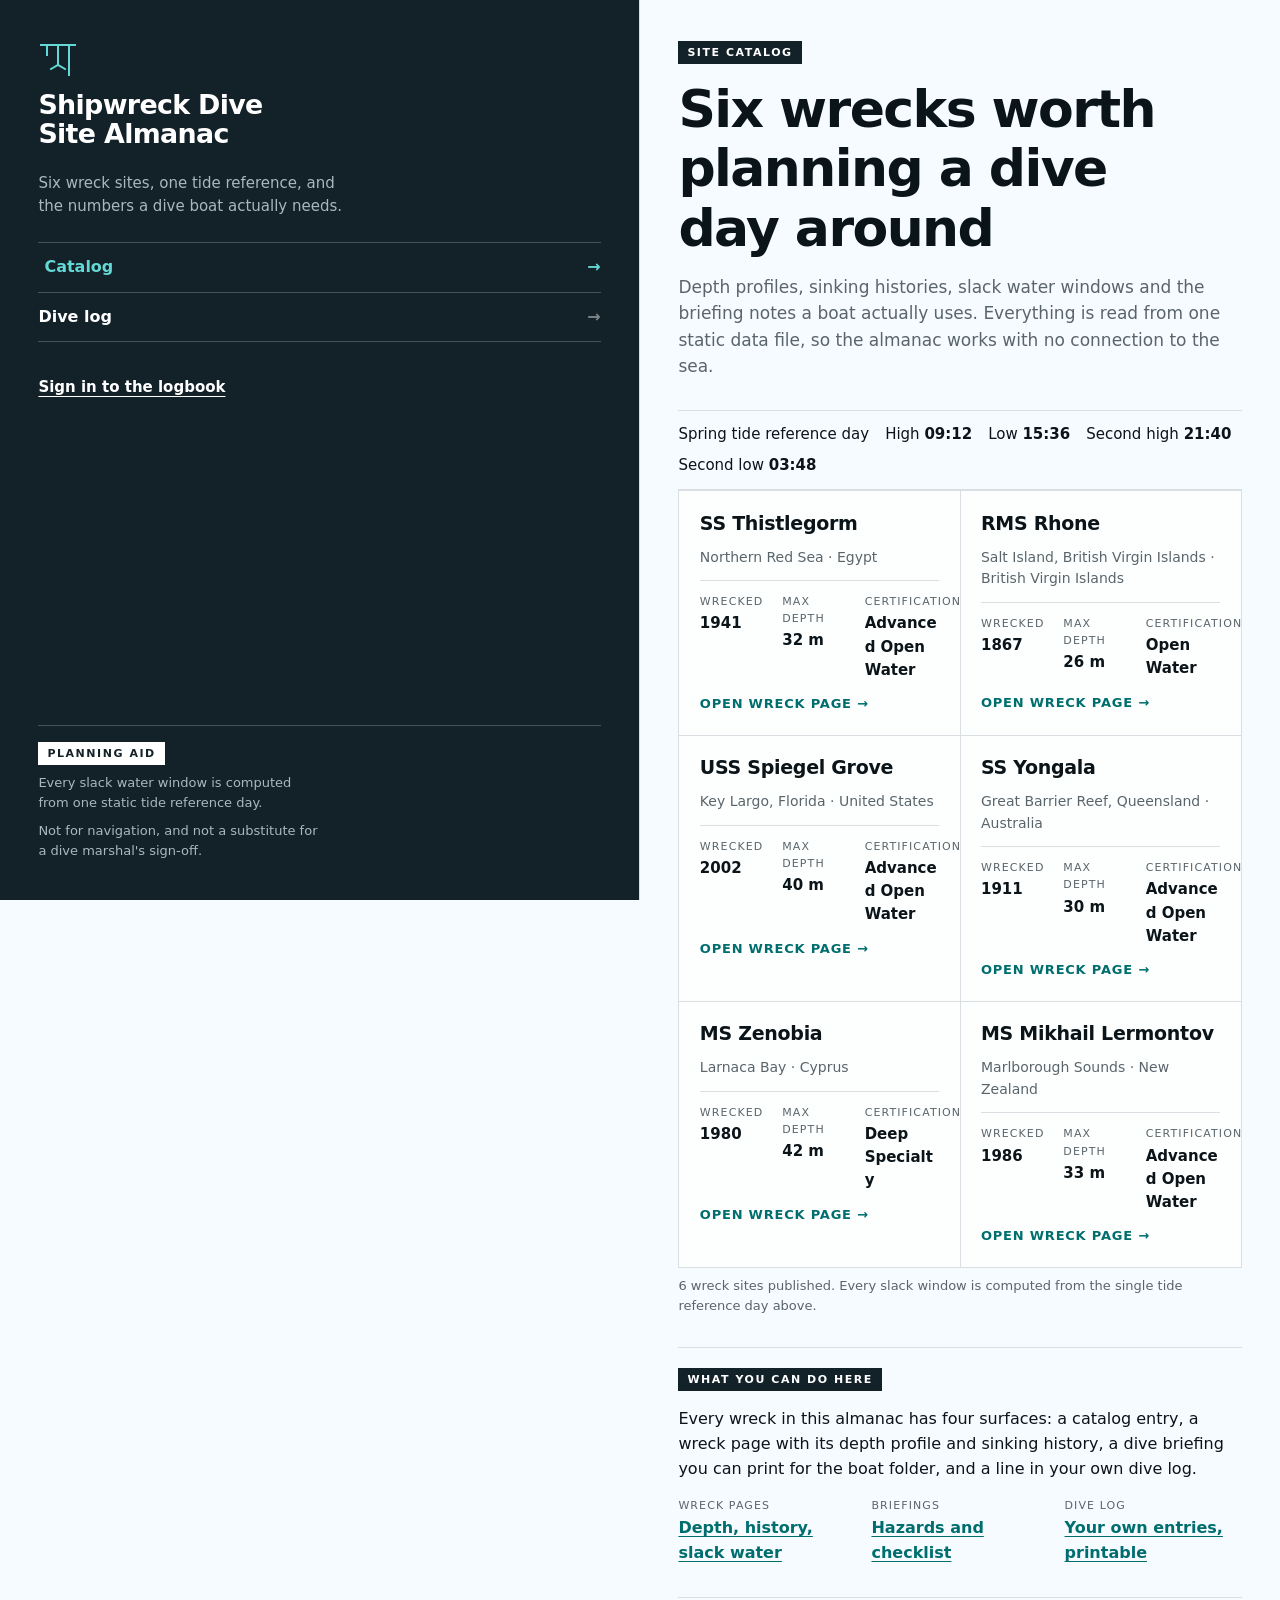
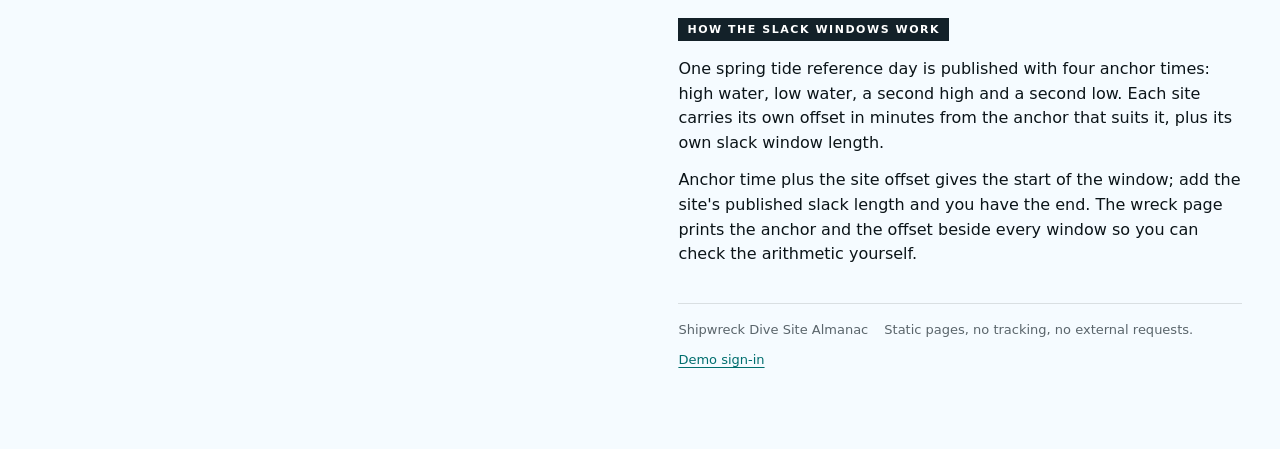
<file: index.html>
<!DOCTYPE html>
<html lang="en">
<head>
<meta charset="utf-8">
<meta name="viewport" content="width=device-width, initial-scale=1">
<title>Site catalog · Shipwreck Dive Site Almanac</title>
<meta name="description" content="A static almanac of six wreck dive sites: depth profiles, sinking histories, slack water windows, dive briefings and a printable dive log.">
<link rel="icon" type="image/svg+xml" href="./assets/favicon.svg">
<link rel="stylesheet" href="./assets/css/styles.css">
<link rel="stylesheet" href="./assets/css/print.css" media="print">
<script src="./assets/js/app.js" defer></script>
<script src="./assets/js/data.js" defer></script>
<script src="./assets/js/session.js" defer></script>
<script src="./assets/js/router.js" defer></script>
</head>
<body class="site" data-page="catalog">
<a class="skip-link" href="#main">Skip to content</a>

<header class="masthead">
  <a class="brand" href="./index.html">
    <span class="brand-mark" aria-hidden="true">
      <svg viewBox="0 0 40 40" fill="none" stroke="currentColor" stroke-width="2" stroke-linecap="square" focusable="false">
        <path d="M3 7h34"></path>
        <path d="M9 7v10"></path>
        <path d="M20 7v20"></path>
        <path d="M31 7v30"></path>
        <path d="M13 31l7-4 7 4"></path>
      </svg>
    </span>
    <span class="brand-name">Shipwreck Dive<br>Site Almanac</span>
  </a>
  <p class="brand-tag">Six wreck sites, one tide reference, and the numbers a dive boat actually needs.</p>
  <nav class="primary-nav" aria-label="Primary">
    <a href="./index.html" aria-current="page">Catalog</a>
    <a href="./log.html">Dive log</a>
  </nav>
  <div class="session-slot" data-session-slot>
    <a class="session-link" href="./signin.html">Sign in to the logbook</a>
  </div>
  <div class="masthead-foot">
    <p class="chip chip--inverse">Planning aid</p>
    <p class="masthead-meta">Every slack water window is computed from one static tide reference day.</p>
    <p class="masthead-meta">Not for navigation, and not a substitute for a dive marshal&#39;s sign-off.</p>
  </div>
</header>

<div class="content">
  <main id="main">
    <div class="page-head">
      <p class="chip">Site catalog</p>
      <h1>Six wrecks worth planning a dive day around</h1>
      <p class="lede">Depth profiles, sinking histories, slack water windows and the briefing notes a boat actually uses. Everything is read from one static data file, so the almanac works with no connection to the sea.</p>
    </div>

    <div data-catalog-region>
      <div class="section">
        <p class="meta-line">Loading the almanac…</p>
        <div class="skeleton-grid" aria-hidden="true">
          <div class="skeleton-card">
            <div class="skeleton-line skeleton-line--tall"></div>
            <div class="skeleton-line"></div>
            <div class="skeleton-line skeleton-line--short"></div>
          </div>
          <div class="skeleton-card">
            <div class="skeleton-line skeleton-line--tall"></div>
            <div class="skeleton-line"></div>
            <div class="skeleton-line skeleton-line--short"></div>
          </div>
          <div class="skeleton-card">
            <div class="skeleton-line skeleton-line--tall"></div>
            <div class="skeleton-line"></div>
            <div class="skeleton-line skeleton-line--short"></div>
          </div>
        </div>
      </div>
    </div>

    <section class="section">
      <h2 class="chip">What you can do here</h2>
      <div class="prose">
        <p>Every wreck in this almanac has four surfaces: a catalog entry, a wreck page with its depth profile and sinking history, a dive briefing you can print for the boat folder, and a line in your own dive log.</p>
      </div>
      <dl class="fact-grid">
        <div>
          <dt>Wreck pages</dt>
          <dd><a href="./wreck.html?id=thistlegorm">Depth, history, slack water</a></dd>
        </div>
        <div>
          <dt>Briefings</dt>
          <dd><a href="./briefing.html?id=thistlegorm">Hazards and checklist</a></dd>
        </div>
        <div>
          <dt>Dive log</dt>
          <dd><a href="./log.html">Your own entries, printable</a></dd>
        </div>
      </dl>
    </section>

    <section class="section">
      <h2 class="chip">How the slack windows work</h2>
      <div class="prose">
        <p>One spring tide reference day is published with four anchor times: high water, low water, a second high and a second low. Each site carries its own offset in minutes from the anchor that suits it, plus its own slack window length.</p>
        <p>Anchor time plus the site offset gives the start of the window; add the site&#39;s published slack length and you have the end. The wreck page prints the anchor and the offset beside every window so you can check the arithmetic yourself.</p>
      </div>
    </section>
  </main>

  <footer class="site-footer">
    <span>Shipwreck Dive Site Almanac</span>
    <span>Static pages, no tracking, no external requests.</span>
    <a href="./signin.html">Demo sign-in</a>
  </footer>
</div>
</body>
</html>
</file>
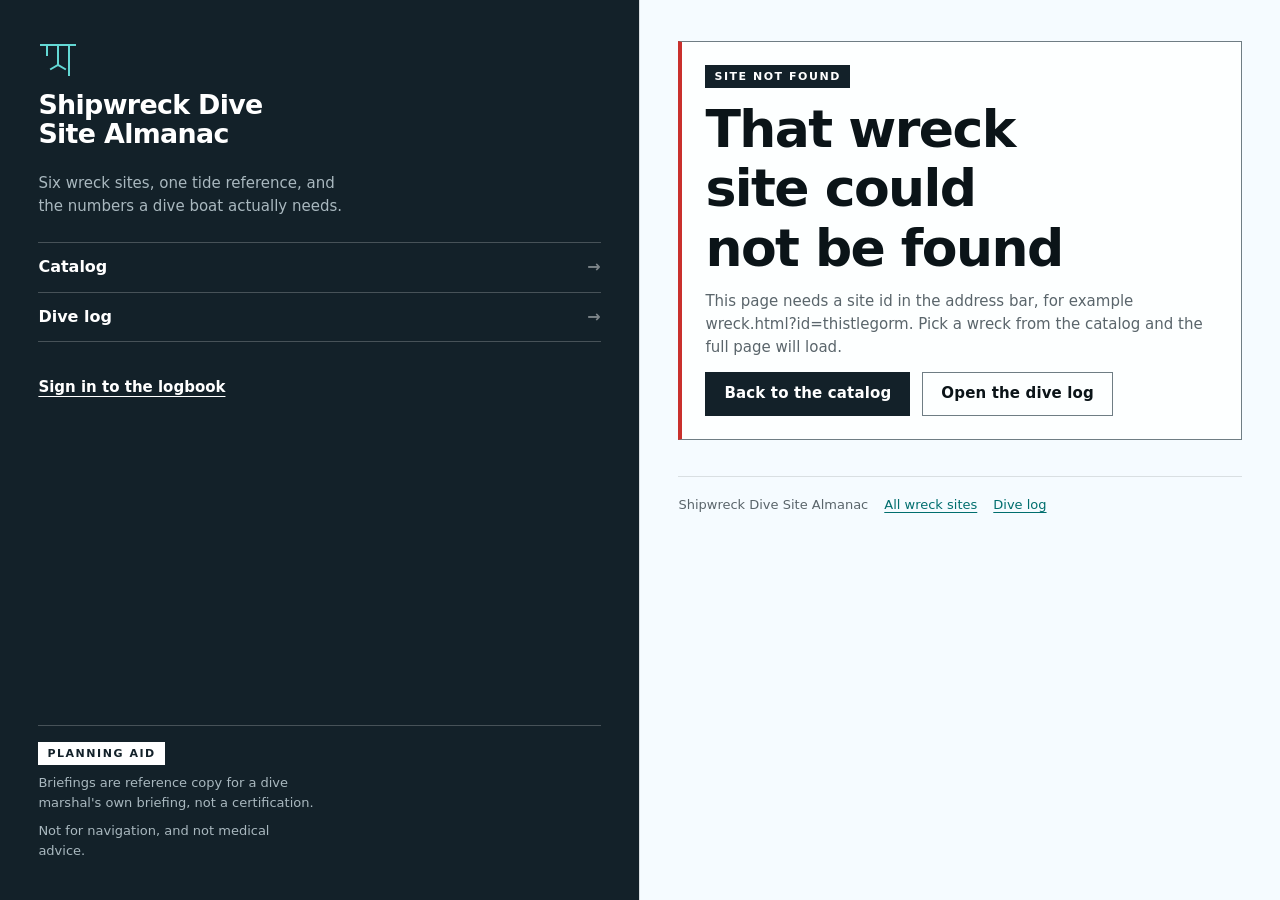
<file: briefing.html>
<!DOCTYPE html>
<html lang="en">
<head>
<meta charset="utf-8">
<meta name="viewport" content="width=device-width, initial-scale=1">
<title>Dive briefing · Shipwreck Dive Site Almanac</title>
<meta name="description" content="Per-site dive briefing: hazards, entry and exit plan, boat traffic, emergency plan and the shared pre-dive checklist.">
<link rel="icon" type="image/svg+xml" href="./assets/favicon.svg">
<link rel="stylesheet" href="./assets/css/styles.css">
<link rel="stylesheet" href="./assets/css/print.css" media="print">
<script src="./assets/js/app.js" defer></script>
<script src="./assets/js/data.js" defer></script>
<script src="./assets/js/session.js" defer></script>
<script src="./assets/js/briefing.js" defer></script>
<script src="./assets/js/router.js" defer></script>
</head>
<body class="site" data-page="briefing">
<a class="skip-link" href="#main">Skip to content</a>

<header class="masthead">
  <a class="brand" href="./index.html">
    <span class="brand-mark" aria-hidden="true">
      <svg viewBox="0 0 40 40" fill="none" stroke="currentColor" stroke-width="2" stroke-linecap="square" focusable="false">
        <path d="M3 7h34"></path>
        <path d="M9 7v10"></path>
        <path d="M20 7v20"></path>
        <path d="M31 7v30"></path>
        <path d="M13 31l7-4 7 4"></path>
      </svg>
    </span>
    <span class="brand-name">Shipwreck Dive<br>Site Almanac</span>
  </a>
  <p class="brand-tag">Six wreck sites, one tide reference, and the numbers a dive boat actually needs.</p>
  <nav class="primary-nav" aria-label="Primary">
    <a href="./index.html">Catalog</a>
    <a href="./log.html">Dive log</a>
  </nav>
  <div class="session-slot" data-session-slot>
    <a class="session-link" href="./signin.html">Sign in to the logbook</a>
  </div>
  <div class="masthead-foot">
    <p class="chip chip--inverse">Planning aid</p>
    <p class="masthead-meta">Briefings are reference copy for a dive marshal&#39;s own briefing, not a certification.</p>
    <p class="masthead-meta">Not for navigation, and not medical advice.</p>
  </div>
</header>

<div class="content">
  <main id="main" data-briefing-region>
    <div class="page-head">
      <p class="chip">Dive briefing</p>
      <h1>Loading this briefing…</h1>
      <p class="lede">Reading data.json for the hazards, entry and exit plan and pre-dive checklist.</p>
    </div>
  </main>

  <footer class="site-footer">
    <span>Shipwreck Dive Site Almanac</span>
    <a href="./index.html">All wreck sites</a>
    <a href="./log.html">Dive log</a>
  </footer>
</div>
</body>
</html>
</file>
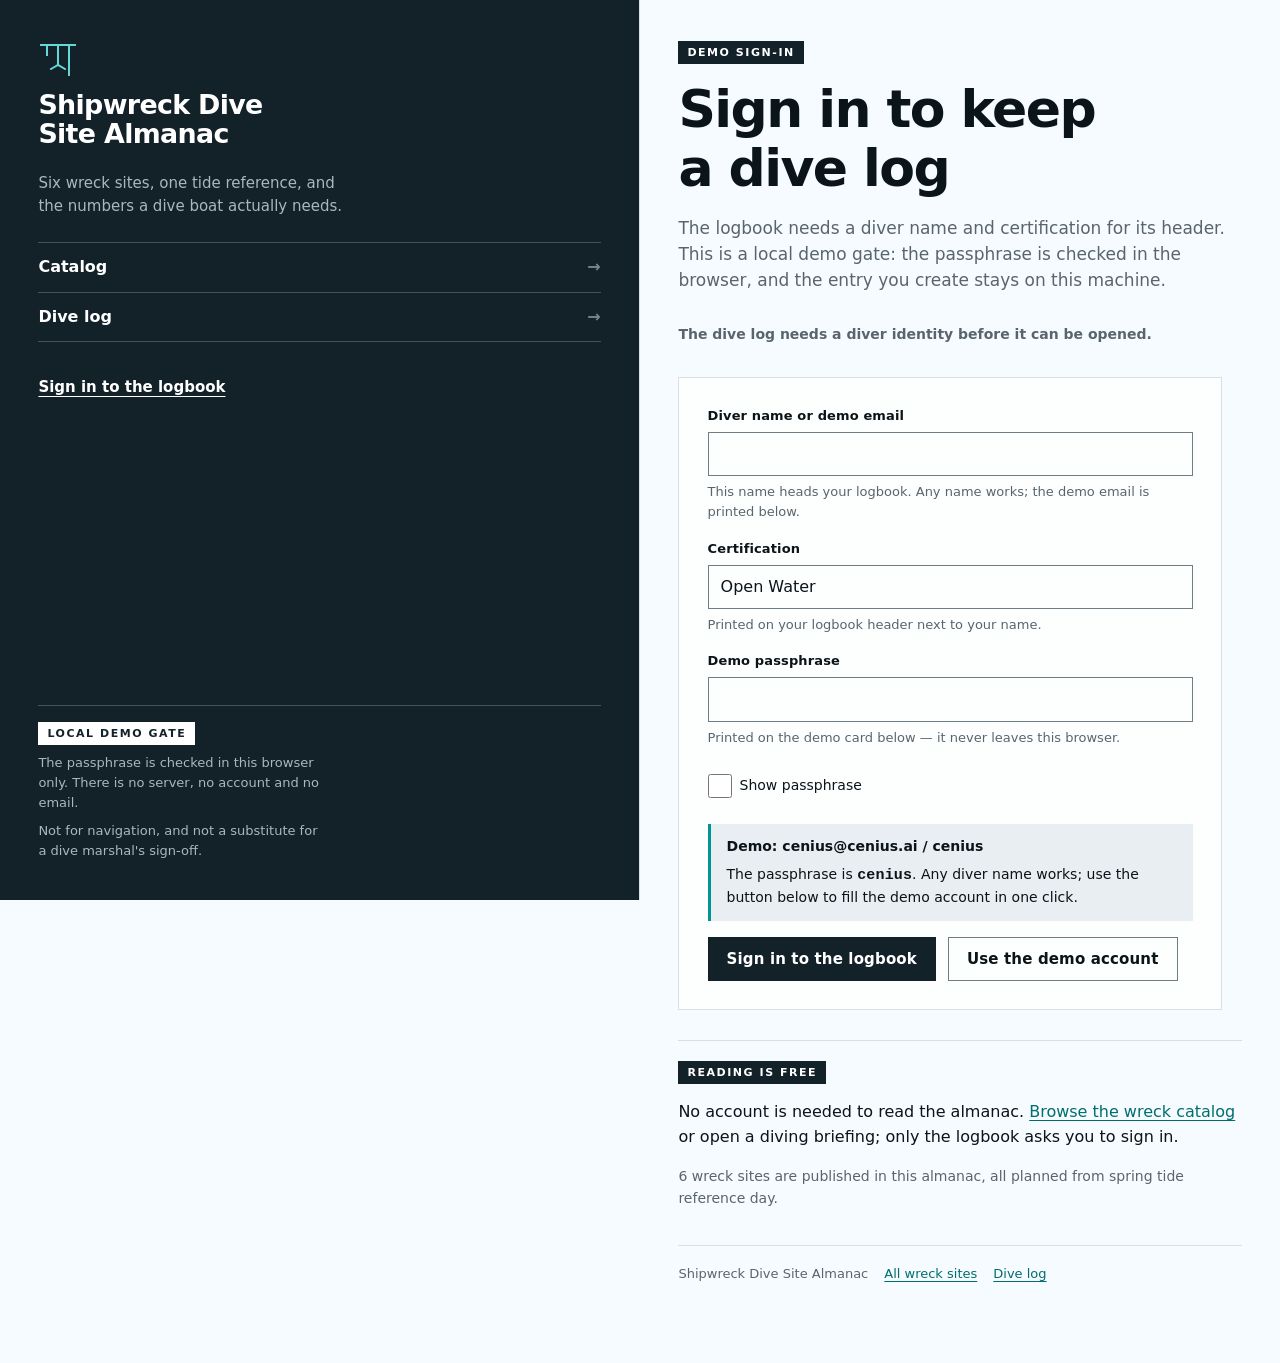
<file: log.html>
<!DOCTYPE html>
<html lang="en">
<head>
<meta charset="utf-8">
<meta name="viewport" content="width=device-width, initial-scale=1">
<title>Dive log · Shipwreck Dive Site Almanac</title>
<meta name="description" content="A printable dive log kept in this browser: site, date, depth, bottom time, visibility, water temperature, buddy and notes.">
<link rel="icon" type="image/svg+xml" href="./assets/favicon.svg">
<link rel="stylesheet" href="./assets/css/styles.css">
<link rel="stylesheet" href="./assets/css/print.css" media="print">
<script src="./assets/js/app.js" defer></script>
<script src="./assets/js/data.js" defer></script>
<script src="./assets/js/session.js" defer></script>
<script src="./assets/js/log.js" defer></script>
<script src="./assets/js/router.js" defer></script>
</head>
<body class="site" data-page="log">
<a class="skip-link" href="#main">Skip to content</a>

<header class="masthead">
  <a class="brand" href="./index.html">
    <span class="brand-mark" aria-hidden="true">
      <svg viewBox="0 0 40 40" fill="none" stroke="currentColor" stroke-width="2" stroke-linecap="square" focusable="false">
        <path d="M3 7h34"></path>
        <path d="M9 7v10"></path>
        <path d="M20 7v20"></path>
        <path d="M31 7v30"></path>
        <path d="M13 31l7-4 7 4"></path>
      </svg>
    </span>
    <span class="brand-name">Shipwreck Dive<br>Site Almanac</span>
  </a>
  <p class="brand-tag">Six wreck sites, one tide reference, and the numbers a dive boat actually needs.</p>
  <nav class="primary-nav" aria-label="Primary">
    <a href="./index.html">Catalog</a>
    <a href="./log.html" aria-current="page">Dive log</a>
  </nav>
  <div class="session-slot" data-session-slot>
    <a class="session-link" href="./signin.html">Sign in to the logbook</a>
  </div>
  <div class="masthead-foot">
    <p class="chip chip--inverse">Kept on this machine</p>
    <p class="masthead-meta">Entries live in this browser only. Print the log for the boat folder before clearing site data.</p>
    <p class="masthead-meta">Not for navigation, and not a substitute for a dive marshal&#39;s sign-off.</p>
  </div>
</header>

<div class="content">
  <main id="main">
    <div class="page-head">
      <p class="chip">Dive log</p>
      <h1>Your dive log</h1>
      <p class="lede">Every dive you log here is kept in this browser and printed with the diver header at the top. Filter by site to check a wreck&#39;s season, then print the sheet for your records.</p>
    </div>

    <div data-log-region>
      <div class="section">
        <p class="meta-line">Checking your sign-in and loading the almanac…</p>
        <div class="skeleton-grid" aria-hidden="true">
          <div class="skeleton-card">
            <div class="skeleton-line skeleton-line--tall"></div>
            <div class="skeleton-line"></div>
            <div class="skeleton-line skeleton-line--short"></div>
          </div>
          <div class="skeleton-card">
            <div class="skeleton-line skeleton-line--tall"></div>
            <div class="skeleton-line"></div>
            <div class="skeleton-line skeleton-line--short"></div>
          </div>
        </div>
      </div>
    </div>
  </main>

  <footer class="site-footer">
    <span>Shipwreck Dive Site Almanac</span>
    <a href="./index.html">All wreck sites</a>
    <a href="./signin.html">Sign-in</a>
  </footer>
</div>
</body>
</html>
</file>
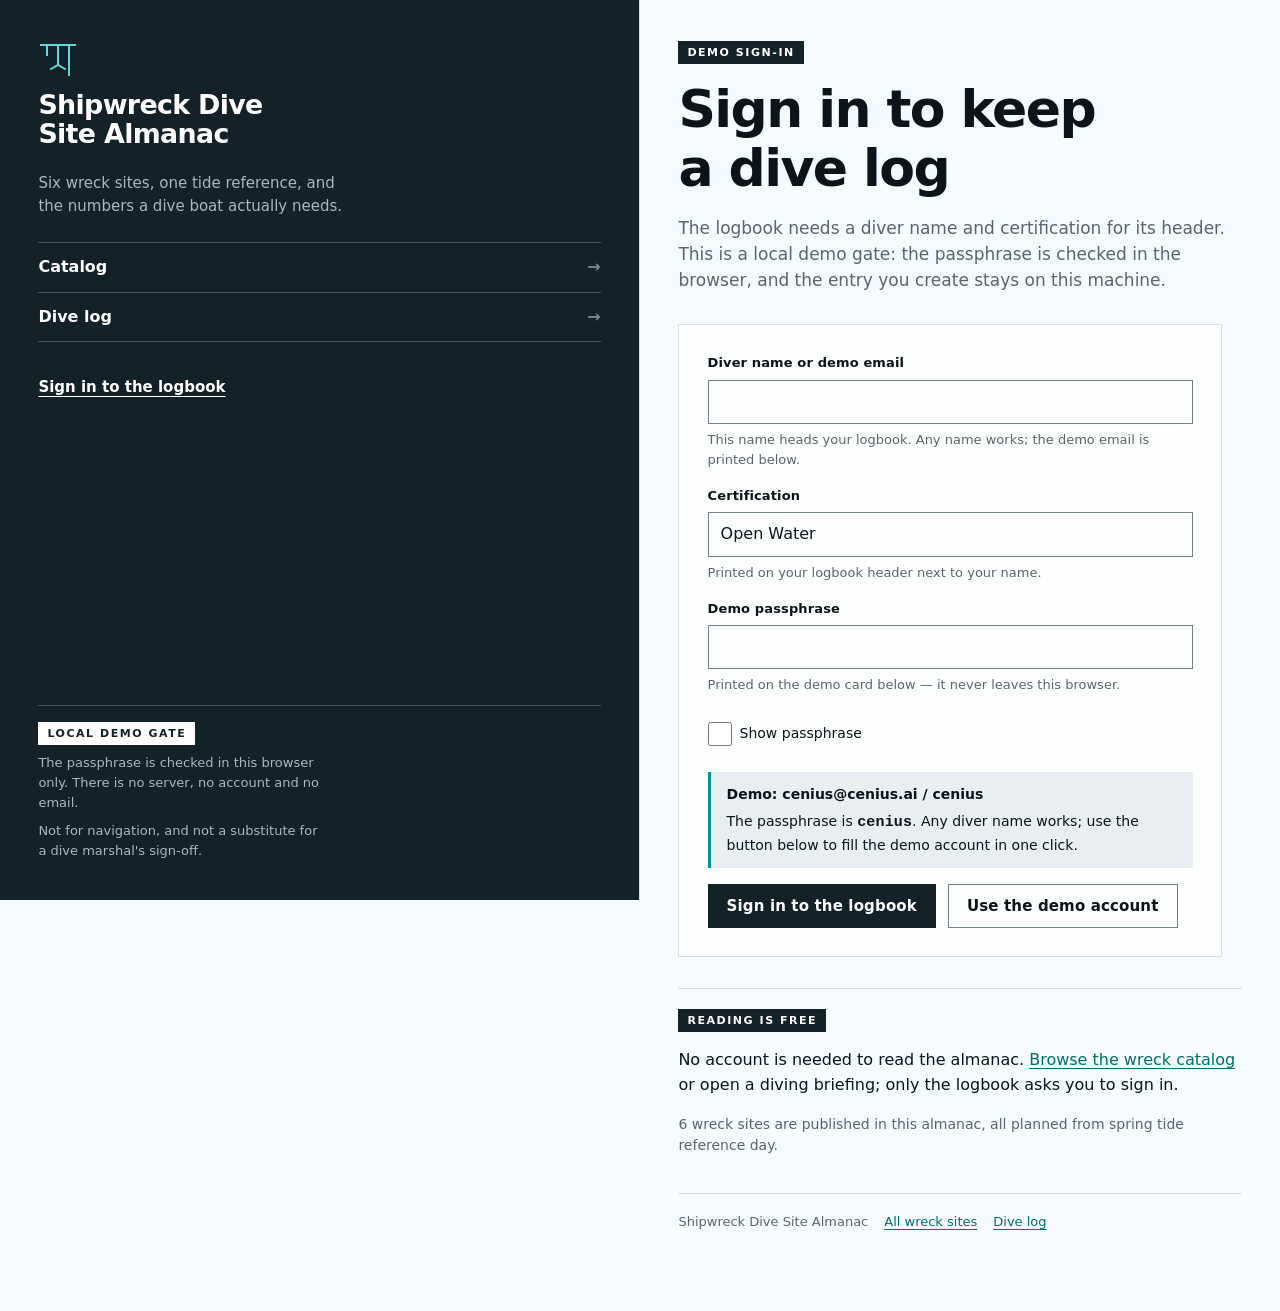
<file: signin.html>
<!DOCTYPE html>
<html lang="en">
<head>
<meta charset="utf-8">
<meta name="viewport" content="width=device-width, initial-scale=1">
<title>Demo sign-in · Shipwreck Dive Site Almanac</title>
<meta name="description" content="Local demo sign-in that gives the printable dive log a diver identity. No account is created and nothing leaves this browser.">
<link rel="icon" type="image/svg+xml" href="./assets/favicon.svg">
<link rel="stylesheet" href="./assets/css/styles.css">
<link rel="stylesheet" href="./assets/css/print.css" media="print">
<script src="./assets/js/app.js" defer></script>
<script src="./assets/js/data.js" defer></script>
<script src="./assets/js/session.js" defer></script>
<script src="./assets/js/router.js" defer></script>
</head>
<body class="site" data-page="signin">
<a class="skip-link" href="#main">Skip to content</a>

<header class="masthead">
  <a class="brand" href="./index.html">
    <span class="brand-mark" aria-hidden="true">
      <svg viewBox="0 0 40 40" fill="none" stroke="currentColor" stroke-width="2" stroke-linecap="square" focusable="false">
        <path d="M3 7h34"></path>
        <path d="M9 7v10"></path>
        <path d="M20 7v20"></path>
        <path d="M31 7v30"></path>
        <path d="M13 31l7-4 7 4"></path>
      </svg>
    </span>
    <span class="brand-name">Shipwreck Dive<br>Site Almanac</span>
  </a>
  <p class="brand-tag">Six wreck sites, one tide reference, and the numbers a dive boat actually needs.</p>
  <nav class="primary-nav" aria-label="Primary">
    <a href="./index.html">Catalog</a>
    <a href="./log.html">Dive log</a>
  </nav>
  <div class="session-slot" data-session-slot>
    <a class="session-link" href="./signin.html" aria-current="page">Sign in to the logbook</a>
  </div>
  <div class="masthead-foot">
    <p class="chip chip--inverse">Local demo gate</p>
    <p class="masthead-meta">The passphrase is checked in this browser only. There is no server, no account and no email.</p>
    <p class="masthead-meta">Not for navigation, and not a substitute for a dive marshal&#39;s sign-off.</p>
  </div>
</header>

<div class="content">
  <main id="main">
    <div class="page-head">
      <p class="chip">Demo sign-in</p>
      <h1>Sign in to keep a dive log</h1>
      <p class="lede">The logbook needs a diver name and certification for its header. This is a local demo gate: the passphrase is checked in the browser, and the entry you create stays on this machine.</p>
    </div>

    <p class="status-line" data-signin-reason hidden></p>

    <form class="signin-card form" data-signin-form novalidate>
      <div class="field">
        <label for="diver-name">Diver name or demo email</label>
        <input id="diver-name" name="diver" type="text" autocomplete="username" required aria-describedby="diver-name-hint">
        <p class="hint" id="diver-name-hint">This name heads your logbook. Any name works; the demo email is printed below.</p>
      </div>

      <div class="field">
        <label for="diver-certification">Certification</label>
        <select id="diver-certification" name="certification">
          <option value="Open Water">Open Water</option>
          <option value="Advanced Open Water">Advanced Open Water</option>
          <option value="Deep Specialty">Deep Specialty</option>
          <option value="Rescue Diver">Rescue Diver</option>
          <option value="Divemaster">Divemaster</option>
          <option value="Technical">Technical</option>
        </select>
        <p class="hint">Printed on your logbook header next to your name.</p>
      </div>

      <div class="field">
        <label for="diver-passphrase">Demo passphrase</label>
        <input id="diver-passphrase" name="passphrase" type="password" autocomplete="current-password" required aria-describedby="diver-passphrase-hint">
        <p class="hint" id="diver-passphrase-hint">Printed on the demo card below — it never leaves this browser.</p>
      </div>

      <label class="inline-check" for="show-passphrase">
        <input type="checkbox" id="show-passphrase">
        <span>Show passphrase</span>
      </label>

      <p class="field-error" data-signin-error role="alert"></p>

      <div class="demo-hint">
        <p><strong>Demo: cenius@cenius.ai / cenius</strong></p>
        <p>The passphrase is <code>cenius</code>. Any diver name works; use the button below to fill the demo account in one click.</p>
      </div>

      <div class="form-actions">
        <button class="btn btn--primary" type="submit">Sign in to the logbook</button>
        <button class="btn btn--quiet" type="button" data-demo-fill>Use the demo account</button>
      </div>
    </form>

    <section class="section">
      <h2 class="chip">Reading is free</h2>
      <div class="prose">
        <p>No account is needed to read the almanac. <a href="./index.html">Browse the wreck catalog</a> or open a diving briefing; only the logbook asks you to sign in.</p>
      </div>
      <div data-site-count>
        <p class="meta-line">Loading the almanac…</p>
      </div>
    </section>
  </main>

  <footer class="site-footer">
    <span>Shipwreck Dive Site Almanac</span>
    <a href="./index.html">All wreck sites</a>
    <a href="./log.html">Dive log</a>
  </footer>
</div>
</body>
</html>
</file>
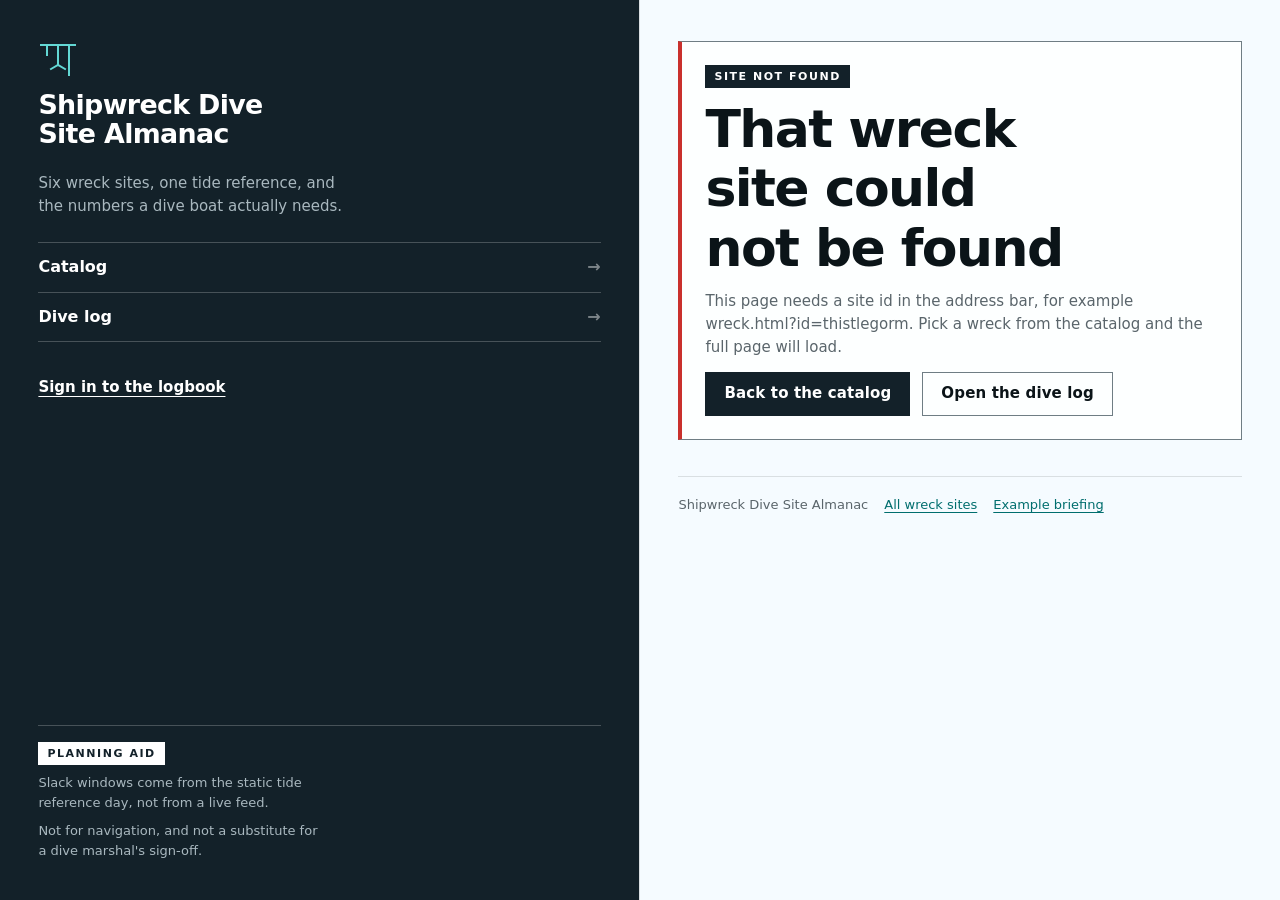
<file: wreck.html>
<!DOCTYPE html>
<html lang="en">
<head>
<meta charset="utf-8">
<meta name="viewport" content="width=device-width, initial-scale=1">
<title>Wreck site · Shipwreck Dive Site Almanac</title>
<meta name="description" content="Depth profile, sinking history and slack water windows for one wreck dive site.">
<link rel="icon" type="image/svg+xml" href="./assets/favicon.svg">
<link rel="stylesheet" href="./assets/css/styles.css">
<link rel="stylesheet" href="./assets/css/print.css" media="print">
<script src="./assets/js/app.js" defer></script>
<script src="./assets/js/data.js" defer></script>
<script src="./assets/js/slack.js" defer></script>
<script src="./assets/js/session.js" defer></script>
<script src="./assets/js/wreck.js" defer></script>
<script src="./assets/js/router.js" defer></script>
</head>
<body class="site" data-page="wreck">
<a class="skip-link" href="#main">Skip to content</a>

<header class="masthead">
  <a class="brand" href="./index.html">
    <span class="brand-mark" aria-hidden="true">
      <svg viewBox="0 0 40 40" fill="none" stroke="currentColor" stroke-width="2" stroke-linecap="square" focusable="false">
        <path d="M3 7h34"></path>
        <path d="M9 7v10"></path>
        <path d="M20 7v20"></path>
        <path d="M31 7v30"></path>
        <path d="M13 31l7-4 7 4"></path>
      </svg>
    </span>
    <span class="brand-name">Shipwreck Dive<br>Site Almanac</span>
  </a>
  <p class="brand-tag">Six wreck sites, one tide reference, and the numbers a dive boat actually needs.</p>
  <nav class="primary-nav" aria-label="Primary">
    <a href="./index.html">Catalog</a>
    <a href="./log.html">Dive log</a>
  </nav>
  <div class="session-slot" data-session-slot>
    <a class="session-link" href="./signin.html">Sign in to the logbook</a>
  </div>
  <div class="masthead-foot">
    <p class="chip chip--inverse">Planning aid</p>
    <p class="masthead-meta">Slack windows come from the static tide reference day, not from a live feed.</p>
    <p class="masthead-meta">Not for navigation, and not a substitute for a dive marshal&#39;s sign-off.</p>
  </div>
</header>

<div class="content">
  <main id="main" data-wreck-region>
    <div class="page-head">
      <p class="chip">Wreck site</p>
      <h1>Loading this wreck…</h1>
      <p class="lede">Reading data.json for the depth profile, sinking history and slack water windows.</p>
    </div>
  </main>

  <footer class="site-footer">
    <span>Shipwreck Dive Site Almanac</span>
    <a href="./index.html">All wreck sites</a>
    <a href="./briefing.html?id=thistlegorm">Example briefing</a>
  </footer>
</div>
</body>
</html>
</file>
<file: assets/css/styles.css>
/* ==========================================================================
   Shipwreck Dive Site Almanac - design system
   Committed direction: Swiss / International Minimal, split 50/50 canvas,
   sharp corners, hairline rules, one accent, inverse-chip section labels.
   ========================================================================== */

:root {
  /* Design DNA tokens (committed verbatim) */
  --background: #f5fbff;
  --foreground: #0b1418;
  --card: #fdffff;
  --card-foreground: #0b1418;
  --muted: #e8eef1;
  --muted-foreground: #5a656b;
  --border: #d9dfe2;
  --primary: #132129;
  --on-primary: #ffffff;
  --secondary: #e8eef1;
  --on-secondary: #0b1418;
  --accent: #009494;
  --on-accent: #111111;
  --destructive: #c9302d;
  --on-destructive: #ffffff;
  --ring: #009494;

  /* Measured extras: accent used as text needs 4.5:1, so it is darkened here */
  --accent-text: #006e6e;
  --accent-on-dark: #63d8d4;
  --on-dark-muted: #a9b8bf;
  --input-border: #6f7d84;

  /* Type */
  --font-display: "Urbanist", "Trebuchet MS", "Segoe UI", system-ui, sans-serif;
  --font-body: "Mulish", "Segoe UI", system-ui, -apple-system, sans-serif;

  /* Spacing scale: 4 8 12 16 20 24 32 48 64 */
  --space-1: 4px;
  --space-2: 8px;
  --space-3: 12px;
  --space-4: 16px;
  --space-5: 20px;
  --space-6: 24px;
  --space-7: 32px;
  --space-8: 48px;
  --space-9: 64px;

  /* Motion */
  --dur-fast: 150ms;
  --dur-base: 250ms;
  --dur-slow: 400ms;
  --ease: cubic-bezier(0.4, 0, 0.2, 1);
}

*,
*::before,
*::after {
  box-sizing: border-box;
}

html {
  -webkit-text-size-adjust: 100%;
  scroll-padding-top: 16px;
}

body {
  margin: 0;
  min-height: 100dvh;
  background: var(--background);
  color: var(--foreground);
  font-family: var(--font-body);
  font-size: 1rem;
  line-height: 1.55;
  -webkit-font-smoothing: antialiased;
}

h1,
h2,
h3,
h4 {
  margin: 0;
  font-family: var(--font-display);
  font-weight: 600;
  letter-spacing: -0.02em;
  line-height: 1.14;
  color: var(--foreground);
  overflow-wrap: anywhere;
}

h1 {
  font-size: clamp(2.1rem, 4.4vw, 3.25rem);
  letter-spacing: -0.03em;
  text-wrap: balance;
}

h2 {
  font-size: clamp(1.3rem, 1.9vw, 1.65rem);
}

h3 {
  font-size: 1.0625rem;
  letter-spacing: -0.01em;
}

p {
  margin: 0;
  max-width: 68ch;
}

ul,
ol {
  margin: 0;
  padding: 0;
}

a {
  color: var(--accent-text);
  text-decoration: underline;
  text-decoration-thickness: 1px;
  text-underline-offset: 3px;
  transition: color var(--dur-base) var(--ease);
}

a:hover {
  color: var(--foreground);
}

:focus-visible {
  outline: 2px solid var(--ring);
  outline-offset: 2px;
}

[hidden] {
  display: none !important;
}

.visually-hidden {
  position: absolute;
  width: 1px;
  height: 1px;
  margin: -1px;
  padding: 0;
  overflow: hidden;
  clip: rect(0 0 0 0);
  clip-path: inset(50%);
  white-space: nowrap;
  border: 0;
}

.skip-link {
  position: absolute;
  top: 8px;
  left: 8px;
  z-index: 20;
  transform: translateY(-160%);
  background: var(--primary);
  color: var(--on-primary);
  padding: 10px 16px;
  font-family: var(--font-display);
  font-weight: 600;
  text-decoration: none;
  transition: transform var(--dur-base) var(--ease);
}

.skip-link:focus-visible {
  transform: translateY(0);
  outline-offset: 0;
}

/* --------------------------------------------------------------------------
   Split canvas shell
   -------------------------------------------------------------------------- */

.site {
  display: grid;
  grid-template-columns: minmax(0, 1fr) minmax(0, 1fr);
  align-items: start;
}

.masthead {
  position: sticky;
  top: 0;
  height: 100dvh;
  overflow-y: auto;
  display: flex;
  flex-direction: column;
  gap: clamp(18px, 2.6vh, 32px);
  padding: clamp(22px, 3vw, 48px);
  background: var(--primary);
  color: var(--on-primary);
  border-right: 1px solid var(--border);
}

.masthead a {
  color: inherit;
}

.brand {
  display: grid;
  gap: var(--space-3);
  text-decoration: none;
  color: var(--on-primary);
}

.brand:hover .brand-name {
  color: var(--accent-on-dark);
}

.brand-mark {
  display: block;
  color: var(--accent-on-dark);
}

.brand-mark svg {
  display: block;
  width: 40px;
  height: 40px;
  animation: breathe 6s var(--ease) infinite;
}

.brand-name {
  font-family: var(--font-display);
  font-size: clamp(1.5rem, 2.1vw, 1.95rem);
  font-weight: 700;
  letter-spacing: -0.025em;
  line-height: 1.08;
  transition: color var(--dur-base) var(--ease);
}

.brand-tag {
  color: var(--on-dark-muted);
  font-size: 0.9375rem;
  max-width: 32ch;
}

.primary-nav {
  display: grid;
  border-top: 1px solid rgba(255, 255, 255, 0.22);
}

.primary-nav a {
  display: flex;
  align-items: center;
  justify-content: space-between;
  gap: var(--space-3);
  min-height: 48px;
  padding: 12px 0;
  border-bottom: 1px solid rgba(255, 255, 255, 0.22);
  font-family: var(--font-display);
  font-weight: 600;
  font-size: 1rem;
  text-decoration: none;
  color: var(--on-primary);
  transition: color var(--dur-base) var(--ease), padding-left var(--dur-base) var(--ease);
}

.primary-nav a::after {
  content: "\2192";
  opacity: 0.45;
  font-family: var(--font-body);
}

.primary-nav a:hover,
.primary-nav a[aria-current="page"] {
  color: var(--accent-on-dark);
  padding-left: 6px;
}

.primary-nav a[aria-current="page"]::after {
  opacity: 1;
}

.session-slot {
  display: grid;
  gap: var(--space-2);
}

.session-link {
  display: inline-flex;
  align-items: center;
  gap: var(--space-2);
  min-height: 44px;
  font-family: var(--font-display);
  font-weight: 600;
  font-size: 0.9375rem;
  color: var(--on-primary);
  text-decoration: underline;
  text-underline-offset: 4px;
}

.session-link:hover {
  color: var(--accent-on-dark);
}

.diver-chip {
  display: grid;
  gap: var(--space-2);
  padding: var(--space-3);
  border: 1px solid rgba(255, 255, 255, 0.3);
  background: rgba(255, 255, 255, 0.05);
}

.diver-chip__label {
  font-size: 0.6875rem;
  letter-spacing: 0.14em;
  text-transform: uppercase;
  color: var(--on-dark-muted);
}

.diver-chip__name {
  font-family: var(--font-display);
  font-size: 1.0625rem;
  font-weight: 600;
  overflow-wrap: anywhere;
}

.diver-chip__meta {
  font-size: 0.8125rem;
  color: var(--on-dark-muted);
}

.masthead-foot {
  margin-top: auto;
  display: grid;
  gap: var(--space-2);
  padding-top: var(--space-4);
  border-top: 1px solid rgba(255, 255, 255, 0.22);
}

.masthead-meta {
  font-size: 0.8125rem;
  color: var(--on-dark-muted);
  max-width: 34ch;
}

/* --------------------------------------------------------------------------
   Named palette classes for placeholders in the shell
   -------------------------------------------------------------------------- */

.note {
  color: var(--on-dark-muted);
  font-size: 0.8125rem;
}

/* --------------------------------------------------------------------------
   Content column
   -------------------------------------------------------------------------- */

.content {
  min-width: 0;
  padding: clamp(24px, 3.2vw, 52px) clamp(20px, 3vw, 60px) clamp(48px, 6vw, 96px);
  display: flex;
  flex-direction: column;
  gap: clamp(28px, 4vh, 52px);
}

main {
  display: grid;
  grid-template-columns: minmax(0, 1fr);
  gap: clamp(24px, 3.4vh, 40px);
  min-width: 0;
}

/* Grid and flex children must be allowed to shrink below their content,
   otherwise a wide table widens the whole column instead of scrolling. */
.content > * {
  min-width: 0;
}

.page-head {
  display: grid;
  grid-template-columns: minmax(0, 1fr);
  gap: var(--space-4);
  min-width: 0;
}

.page-head p:not(.chip) {
  color: var(--muted-foreground);
  max-width: 56ch;
}

/* Signature move: small inverse chip section labels */
.chip {
  display: inline-block;
  justify-self: start;
  background: var(--primary);
  color: var(--on-primary);
  font-family: var(--font-display);
  font-size: 0.6875rem;
  font-weight: 700;
  letter-spacing: 0.14em;
  text-transform: uppercase;
  padding: 5px 9px;
  line-height: 1.2;
}

.chip--inverse {
  background: var(--on-primary);
  color: var(--primary);
}

.section {
  display: grid;
  grid-template-columns: minmax(0, 1fr);
  gap: var(--space-4);
  padding-top: var(--space-5);
  border-top: 1px solid var(--border);
  min-width: 0;
}

.section-head {
  display: flex;
  flex-wrap: wrap;
  align-items: baseline;
  gap: var(--space-2) var(--space-3);
}

.section-head h2,
.section-head h3 {
  min-width: 0;
}

.section-meta {
  margin-left: auto;
  color: var(--muted-foreground);
  font-size: 0.8125rem;
  font-variant-numeric: tabular-nums;
}

.lede {
  font-size: 1.0625rem;
  color: var(--foreground);
  max-width: 58ch;
}

.meta-line {
  color: var(--muted-foreground);
  font-size: 0.875rem;
}

.tide-line {
  display: flex;
  flex-wrap: wrap;
  gap: var(--space-2) var(--space-4);
  align-items: baseline;
  padding: var(--space-3) 0;
  border-top: 1px solid var(--border);
  border-bottom: 1px solid var(--border);
  font-size: 0.9375rem;
}

.tide-line b {
  font-family: var(--font-display);
  font-weight: 600;
  font-variant-numeric: tabular-nums;
}

/* --------------------------------------------------------------------------
   Catalog grid (hairline-separated, no shadows)
   -------------------------------------------------------------------------- */

.site-grid {
  display: grid;
  grid-template-columns: repeat(auto-fit, minmax(228px, 1fr));
  gap: 1px;
  background: var(--border);
  border: 1px solid var(--border);
}

.site-card {
  display: grid;
  gap: var(--space-3);
  align-content: start;
  padding: clamp(16px, 1.6vw, 22px);
  background: var(--card);
  color: var(--card-foreground);
  text-decoration: none;
  transition: background-color var(--dur-base) var(--ease);
}

.site-card:hover,
.site-card:focus-visible {
  background: var(--muted);
}

.site-card:focus-visible {
  outline: 2px solid var(--ring);
  outline-offset: -3px;
}

.site-card__name {
  font-family: var(--font-display);
  font-size: 1.1875rem;
  font-weight: 600;
  letter-spacing: -0.015em;
  line-height: 1.2;
}

.site-card__region {
  color: var(--muted-foreground);
  font-size: 0.875rem;
}

.site-card__facts {
  display: grid;
  grid-template-columns: repeat(3, minmax(0, 1fr));
  gap: var(--space-2);
  margin: 0;
  padding-top: var(--space-3);
  border-top: 1px solid var(--border);
}

.fact dt {
  font-size: 0.6875rem;
  letter-spacing: 0.1em;
  text-transform: uppercase;
  color: var(--muted-foreground);
}

.fact dd {
  margin: 2px 0 0;
  font-family: var(--font-display);
  font-size: 0.9375rem;
  font-weight: 600;
  font-variant-numeric: tabular-nums;
  overflow-wrap: anywhere;
}

.site-card__more {
  display: flex;
  align-items: center;
  gap: var(--space-2);
  font-family: var(--font-display);
  font-size: 0.8125rem;
  font-weight: 700;
  letter-spacing: 0.06em;
  text-transform: uppercase;
  color: var(--accent-text);
}

.site-card:hover .site-card__more {
  color: var(--foreground);
}

/* --------------------------------------------------------------------------
   Panels, lists, facts
   -------------------------------------------------------------------------- */

.panel {
  display: grid;
  grid-template-columns: minmax(0, 1fr);
  gap: var(--space-4);
  padding: clamp(16px, 1.8vw, 24px);
  background: var(--card);
  border: 1px solid var(--border);
  min-width: 0;
}

.panel--quiet {
  background: transparent;
}

.fact-grid {
  display: grid;
  grid-template-columns: repeat(auto-fit, minmax(120px, 1fr));
  gap: var(--space-4);
  margin: 0;
}

.fact-grid dt {
  font-size: 0.6875rem;
  letter-spacing: 0.1em;
  text-transform: uppercase;
  color: var(--muted-foreground);
}

.fact-grid dd {
  margin: 2px 0 0;
  font-family: var(--font-display);
  font-size: 1rem;
  font-weight: 600;
  font-variant-numeric: tabular-nums;
  overflow-wrap: anywhere;
}

.bullet-list {
  list-style: none;
  display: grid;
  gap: 0;
  border-top: 1px solid var(--border);
}

.bullet-list li {
  padding: var(--space-3) 0 var(--space-3) var(--space-4);
  border-bottom: 1px solid var(--border);
  border-left: 2px solid var(--accent);
  padding-left: var(--space-4);
  font-size: 0.9375rem;
}

.prose {
  display: grid;
  gap: var(--space-3);
  font-size: 1rem;
  max-width: 62ch;
}

.prose p {
  margin: 0;
}

.action-row {
  display: flex;
  flex-wrap: wrap;
  gap: var(--space-3);
  align-items: center;
}

/* --------------------------------------------------------------------------
   Depth profile
   -------------------------------------------------------------------------- */

.depth {
  display: grid;
  gap: var(--space-4);
  margin: 0;
}

.depth-track {
  position: relative;
  height: 46px;
  border: 1px solid var(--input-border);
  background: var(--card);
  margin-bottom: var(--space-6);
}

.depth-band {
  position: absolute;
  top: 0;
  bottom: 0;
  background: var(--accent);
  opacity: 0.24;
}

.depth-marker {
  position: absolute;
  top: 0;
  bottom: 0;
  width: 2px;
  background: var(--primary);
}

.depth-labels {
  position: relative;
  height: 20px;
  margin-top: -16px;
  font-size: 0.75rem;
  color: var(--muted-foreground);
  font-variant-numeric: tabular-nums;
}

.depth-labels span {
  position: absolute;
  top: 0;
  transform: translateX(-50%);
  white-space: nowrap;
}

.depth-labels span.is-edge {
  transform: translateX(-100%);
}

.depth-legend {
  display: flex;
  flex-wrap: wrap;
  gap: var(--space-2) var(--space-5);
  font-size: 0.875rem;
  color: var(--muted-foreground);
}

.depth-legend b {
  font-family: var(--font-display);
  font-weight: 600;
  color: var(--foreground);
  font-variant-numeric: tabular-nums;
}

.depth-empty {
  color: var(--muted-foreground);
  font-size: 0.875rem;
}

/* --------------------------------------------------------------------------
   Tables
   -------------------------------------------------------------------------- */

.table-wrap {
  border: 1px solid var(--border);
  background: var(--card);
  overflow-x: auto;
  max-width: 100%;
}

table.data-table {
  width: 100%;
  min-width: 30rem;
  border-collapse: collapse;
  font-size: 0.9375rem;
}

.data-table caption {
  text-align: left;
  padding: var(--space-3) var(--space-4);
  border-bottom: 1px solid var(--border);
  color: var(--muted-foreground);
  font-size: 0.8125rem;
}

.data-table th {
  padding: 10px var(--space-4);
  border-bottom: 1px solid var(--border);
  font-family: var(--font-display);
  font-size: 0.6875rem;
  font-weight: 700;
  letter-spacing: 0.1em;
  text-transform: uppercase;
  color: var(--muted-foreground);
  text-align: left;
  white-space: nowrap;
}

.data-table td {
  padding: var(--space-3) var(--space-4);
  border-bottom: 1px solid var(--border);
  vertical-align: top;
}

.data-table tbody tr:last-child td {
  border-bottom: 0;
}

.data-table tbody tr:hover {
  background: var(--muted);
}

.print-only {
  display: none;
}

.data-table--log {
  min-width: 0;
}

.data-table--log th {
  white-space: normal;
}

.data-table--log td,
.data-table--log th {
  overflow-wrap: anywhere;
}

.inline-check {
  display: flex;
  align-items: center;
  gap: var(--space-2);
  min-height: 44px;
  font-size: 0.875rem;
  cursor: pointer;
}

.inline-check input[type="checkbox"] {
  width: 24px;
  height: 24px;
  min-height: 0;
  margin: 0;
  padding: 0;
  accent-color: var(--accent);
  flex: 0 0 auto;
}

.data-table .num {
  text-align: right;
  font-variant-numeric: tabular-nums;
}

.data-table .cell-strong {
  font-family: var(--font-display);
  font-weight: 600;
  font-variant-numeric: tabular-nums;
}

.data-table .cell-muted {
  color: var(--muted-foreground);
  font-size: 0.875rem;
}

.table-note {
  color: var(--muted-foreground);
  font-size: 0.8125rem;
  padding-top: var(--space-2);
}

/* --------------------------------------------------------------------------
   Checklist
   -------------------------------------------------------------------------- */

.checklist {
  list-style: none;
  border-top: 1px solid var(--border);
}

.checklist li {
  border-bottom: 1px solid var(--border);
}

.check-row {
  display: flex;
  align-items: flex-start;
  gap: var(--space-3);
  padding: 14px var(--space-2);
  min-height: 52px;
  cursor: pointer;
  font-size: 0.9375rem;
}

.check-row:hover {
  background: var(--muted);
}

.check-row input[type="checkbox"] {
  flex: 0 0 auto;
  width: 22px;
  height: 22px;
  min-height: 0;
  margin: 1px 0 0;
  padding: 0;
  accent-color: var(--accent);
  cursor: pointer;
}

.check-text {
  min-width: 0;
}

.check-row.is-ticked .check-text {
  color: var(--muted-foreground);
  text-decoration: line-through;
}

/* --------------------------------------------------------------------------
   Buttons
   -------------------------------------------------------------------------- */

.btn {
  display: inline-flex;
  align-items: center;
  justify-content: center;
  gap: var(--space-2);
  min-height: 44px;
  padding: 0 18px;
  border: 1px solid var(--primary);
  border-radius: 0;
  background: transparent;
  color: var(--primary);
  font-family: var(--font-display);
  font-size: 0.9375rem;
  font-weight: 600;
  letter-spacing: 0.01em;
  text-decoration: none;
  cursor: pointer;
  transition: background-color var(--dur-base) var(--ease), color var(--dur-base) var(--ease),
    border-color var(--dur-base) var(--ease);
}

.btn:hover {
  background: var(--primary);
  color: var(--on-primary);
}

.btn--primary {
  background: var(--primary);
  color: var(--on-primary);
}

.btn--primary:hover {
  background: var(--accent);
  border-color: var(--accent);
  color: var(--on-accent);
}

.btn--accent {
  background: var(--accent);
  border-color: var(--accent);
  color: var(--on-accent);
}

.btn--accent:hover {
  background: var(--primary);
  border-color: var(--primary);
  color: var(--on-primary);
}

.btn--danger {
  border-color: var(--destructive);
  color: var(--destructive);
}

.btn--danger:hover {
  background: var(--destructive);
  border-color: var(--destructive);
  color: var(--on-destructive);
}

.btn--quiet {
  border-color: var(--input-border);
  color: var(--foreground);
}

.btn--quiet:hover {
  background: var(--primary);
  border-color: var(--primary);
  color: var(--on-primary);
}

.btn--on-dark {
  border-color: rgba(255, 255, 255, 0.45);
  color: var(--on-primary);
}

.btn--on-dark:hover {
  background: var(--on-primary);
  border-color: var(--on-primary);
  color: var(--primary);
}

.btn--sm {
  min-height: 36px;
  padding: 0 12px;
  font-size: 0.8125rem;
}

.btn:disabled {
  opacity: 0.5;
  cursor: not-allowed;
}

.btn:disabled:hover {
  background: transparent;
  color: var(--primary);
}

.btn--primary:disabled:hover {
  background: var(--primary);
  color: var(--on-primary);
}

.btn:focus-visible {
  outline: 2px solid var(--ring);
  outline-offset: 2px;
}

/* --------------------------------------------------------------------------
   Forms
   -------------------------------------------------------------------------- */

.form {
  display: grid;
  gap: var(--space-4);
}

.form-grid {
  display: grid;
  grid-template-columns: repeat(auto-fit, minmax(190px, 1fr));
  gap: var(--space-4);
  min-width: 0;
}

.form-grid--wide {
  grid-template-columns: minmax(0, 1fr);
}

.field {
  display: grid;
  gap: 6px;
  align-content: start;
  min-width: 0;
}

.field label {
  font-family: var(--font-display);
  font-size: 0.8125rem;
  font-weight: 600;
  letter-spacing: 0.01em;
}

.field .hint {
  color: var(--muted-foreground);
  font-size: 0.8125rem;
}

input,
select,
textarea {
  width: 100%;
  min-width: 0;
  min-height: 44px;
  padding: 10px 12px;
  border: 1px solid var(--input-border);
  border-radius: 0;
  background: var(--card);
  color: var(--foreground);
  font-family: var(--font-body);
  font-size: 1rem;
  line-height: 1.4;
}

textarea {
  min-height: 92px;
  resize: vertical;
}

select {
  appearance: none;
  background-image: none;
}

input:focus-visible,
select:focus-visible,
textarea:focus-visible {
  outline: 2px solid var(--ring);
  outline-offset: 1px;
  border-color: var(--ring);
}

input[aria-invalid="true"],
select[aria-invalid="true"],
textarea[aria-invalid="true"] {
  border-color: var(--destructive);
  border-width: 2px;
  padding: 9px 11px;
}

.field-error {
  display: none;
  color: var(--destructive);
  font-size: 0.8125rem;
  font-weight: 600;
}

.field-error.is-visible {
  display: block;
}

.form-rules {
  color: var(--muted-foreground);
  font-size: 0.8125rem;
  max-width: 62ch;
}

.form-actions {
  display: flex;
  flex-wrap: wrap;
  gap: var(--space-3);
  align-items: center;
}

/* --------------------------------------------------------------------------
   Notices, empty states, status lines, skeletons
   -------------------------------------------------------------------------- */

.notice {
  display: grid;
  gap: var(--space-3);
  padding: clamp(16px, 1.8vw, 24px);
  background: var(--card);
  border: 1px solid var(--input-border);
  border-left: 4px solid var(--destructive);
  min-width: 0;
}

.notice--info {
  border-left-color: var(--accent);
}

.notice h2,
.notice h3 {
  font-size: 1.125rem;
}

.notice p:not(.chip) {
  color: var(--muted-foreground);
  font-size: 0.9375rem;
  max-width: 58ch;
}

.notice__actions {
  display: flex;
  flex-wrap: wrap;
  gap: var(--space-3);
  align-items: center;
}

.empty {
  display: grid;
  gap: var(--space-3);
  padding: clamp(20px, 2vw, 28px);
  background: var(--card);
  border: 1px dashed var(--input-border);
  min-width: 0;
}

.empty p {
  color: var(--muted-foreground);
  max-width: 56ch;
}

.status-line {
  min-height: 1.5em;
  font-size: 0.875rem;
  color: var(--muted-foreground);
  font-weight: 600;
}

.status-line.is-positive {
  color: var(--accent-text);
}

.skeleton-grid {
  display: grid;
  grid-template-columns: repeat(auto-fit, minmax(228px, 1fr));
  gap: 1px;
  background: var(--border);
  border: 1px solid var(--border);
}

.skeleton-card {
  display: grid;
  gap: var(--space-3);
  padding: var(--space-5);
  background: var(--card);
}

.skeleton-line {
  height: 12px;
  background: var(--muted);
  animation: breathe 6s var(--ease) infinite;
}

.skeleton-line--short {
  width: 45%;
}

.skeleton-line--tall {
  height: 22px;
}

@keyframes breathe {
  0%,
  100% {
    opacity: 0.55;
  }
  50% {
    opacity: 1;
  }
}

/* --------------------------------------------------------------------------
   Sign-in card and diver header
   -------------------------------------------------------------------------- */

.signin-card {
  display: grid;
  gap: var(--space-4);
  padding: clamp(20px, 2.2vw, 30px);
  background: var(--card);
  border: 1px solid var(--border);
  max-width: 34rem;
}

.demo-hint {
  display: grid;
  gap: 6px;
  padding: var(--space-3) var(--space-4);
  background: var(--muted);
  border-left: 3px solid var(--accent);
  font-size: 0.875rem;
}

.demo-hint code {
  font-family: "SFMono-Regular", "Consolas", "Liberation Mono", monospace;
  font-size: 0.9375rem;
  font-weight: 700;
  letter-spacing: 0.01em;
  overflow-wrap: anywhere;
}

.log-header {
  display: flex;
  flex-wrap: wrap;
  gap: var(--space-4);
  align-items: baseline;
  justify-content: space-between;
  padding: var(--space-3) 0;
  border-top: 1px solid var(--border);
  border-bottom: 1px solid var(--border);
}

.log-header__diver {
  font-family: var(--font-display);
  font-size: 1.0625rem;
  font-weight: 600;
}

.log-header__meta {
  color: var(--muted-foreground);
  font-size: 0.875rem;
}

.entry-actions {
  display: flex;
  flex-wrap: wrap;
  gap: var(--space-2);
}

/* --------------------------------------------------------------------------
   Footer
   -------------------------------------------------------------------------- */

.site-footer {
  display: flex;
  flex-wrap: wrap;
  gap: var(--space-2) var(--space-4);
  align-items: baseline;
  padding-top: var(--space-4);
  border-top: 1px solid var(--border);
  color: var(--muted-foreground);
  font-size: 0.8125rem;
}

.site-footer a {
  display: inline-flex;
  align-items: center;
  min-height: 24px;
  color: var(--accent-text);
}

/* --------------------------------------------------------------------------
   Page-load crossfade
   -------------------------------------------------------------------------- */

.content {
  animation: fade-in var(--dur-slow) var(--ease) both;
}

@keyframes fade-in {
  from {
    opacity: 0;
  }
  to {
    opacity: 1;
  }
}

/* Views swapped in by the client-side router crossfade like a page load. */
.view-enter {
  animation: fade-in var(--dur-base) var(--ease) both;
}

/* --------------------------------------------------------------------------
   Responsive: stack the split canvas, then tighten everything
   -------------------------------------------------------------------------- */

@media (max-width: 960px) {
  .site {
    grid-template-columns: minmax(0, 1fr);
  }

  .masthead {
    position: static;
    height: auto;
    border-right: 0;
    border-bottom: 1px solid var(--border);
    gap: var(--space-4);
  }

  .primary-nav {
    grid-auto-flow: column;
    grid-auto-columns: max-content;
    justify-content: start;
    gap: var(--space-5);
    border-top: 0;
  }

  .primary-nav a {
    border-bottom: 0;
    padding: 8px 0;
    gap: var(--space-2);
  }

  .primary-nav a:hover,
  .primary-nav a[aria-current="page"] {
    padding-left: 0;
  }

  .masthead-foot {
    margin-top: 0;
  }

  .brand-tag {
    max-width: 44ch;
  }
}

@media (max-width: 640px) {
  .content {
    padding-bottom: var(--space-9);
  }

  .site-card__facts {
    gap: var(--space-2);
  }

  .section-meta {
    margin-left: 0;
  }

  .data-table {
    font-size: 0.875rem;
  }

  /* Phone widths keep the log readable by scrolling the table inside its box. */
  .data-table--log {
    min-width: 36rem;
  }

  .fact-grid {
    grid-template-columns: repeat(auto-fit, minmax(104px, 1fr));
  }
}

@media (pointer: coarse) {
  .btn--sm {
    min-height: 44px;
    padding: 0 14px;
  }
}

/* --------------------------------------------------------------------------
   Reduced motion
   -------------------------------------------------------------------------- */

@media (prefers-reduced-motion: reduce) {
  *,
  *::before,
  *::after {
    animation-duration: 0.01ms !important;
    animation-iteration-count: 1 !important;
    transition-duration: 0.01ms !important;
    scroll-behavior: auto !important;
  }
}
</file>
<file: assets/css/print.css>
/* ==========================================================================
   Shipwreck Dive Site Almanac - print stylesheet
   Loaded with media="print" on every page; also scoped again below so the
   file is safe if it is ever loaded as a plain stylesheet.
   ========================================================================== */

@media print {
  @page {
    margin: 14mm;
  }

  html,
  body {
    background: #ffffff;
    color: #000000;
  }

  body {
    font-family: Georgia, "Times New Roman", serif;
    font-size: 10.5pt;
    line-height: 1.45;
  }

  /* Drop the site chrome and every interactive control */
  .masthead,
  .skip-link,
  .site-footer,
  .no-print,
  .session-slot,
  nav,
  button,
  .btn,
  form,
  .entry-actions,
  .action-row {
    display: none !important;
  }

  .site {
    display: block;
  }

  .content {
    display: block;
    padding: 0;
    animation: none;
  }

  main {
    display: block;
  }

  .section,
  .page-head,
  .panel,
  .notice,
  .empty {
    display: block;
    margin: 0 0 10mm;
    padding: 0 0 4mm;
    border: 0;
    border-bottom: 1px solid #000000;
    background: #ffffff;
  }

  .print-only {
    display: block !important;
  }

  h1 {
    font-family: Georgia, "Times New Roman", serif;
    font-size: 20pt;
    letter-spacing: 0;
    margin-bottom: 3mm;
  }

  h2 {
    font-family: Georgia, "Times New Roman", serif;
    font-size: 13pt;
    letter-spacing: 0;
    margin-bottom: 2mm;
  }

  h3 {
    font-family: Georgia, "Times New Roman", serif;
    font-size: 11pt;
  }

  p,
  li,
  dd,
  td,
  th {
    color: #000000;
  }

  .lede,
  .meta-line,
  .section-meta,
  .tide-line,
  .field .hint,
  .form-rules,
  .table-note,
  td.cell-muted,
  .site-card__region {
    color: #333333;
  }

  .chip,
  .chip--inverse {
    background: #ffffff;
    color: #000000;
    border: 1px solid #000000;
    padding: 1mm 2mm;
  }

  a {
    color: #000000;
    text-decoration: none;
  }

  /* Tables print black on white with visible rules */
  .table-wrap {
    border: 0;
    overflow: visible;
  }

  table.data-table {
    width: 100%;
    min-width: 0;
    border-collapse: collapse;
    font-size: 9.5pt;
  }

  .data-table caption {
    color: #000000;
    font-weight: bold;
    padding: 0 0 2mm;
    border-bottom: 1px solid #000000;
    text-align: left;
  }

  .data-table th,
  .data-table td {
    border: 1px solid #000000;
    padding: 1.6mm 2mm;
    background: #ffffff;
  }

  .data-table th {
    color: #000000;
    font-size: 8.5pt;
  }

  .data-table tbody tr:hover {
    background: #ffffff;
  }

  thead {
    display: table-header-group;
  }

  tr,
  .checklist li,
  .panel,
  .notice {
    break-inside: avoid;
    page-break-inside: avoid;
  }

  /* Briefing checklist keeps visible checkbox glyphs and tick state */
  .checklist {
    border-top: 1px solid #000000;
  }

  .checklist li {
    border-bottom: 1px solid #000000;
  }

  .check-row {
    padding: 2mm 0;
    min-height: 0;
    background: #ffffff;
    -webkit-print-color-adjust: exact;
    print-color-adjust: exact;
  }

  .check-row input[type="checkbox"] {
    appearance: auto;
    -webkit-appearance: checkbox;
    width: 4mm;
    height: 4mm;
    min-height: 0;
    margin: 0.6mm 2mm 0 0;
    border: 1px solid #000000;
    accent-color: #000000;
    print-color-adjust: exact;
    -webkit-print-color-adjust: exact;
  }

  .check-row.is-ticked .check-text {
    color: #000000;
    text-decoration: line-through;
  }

  /* Depth profile prints as a plain scale */
  .depth-track {
    border: 1px solid #000000;
    background: #ffffff;
  }

  .depth-band {
    background: #cccccc;
    opacity: 1;
  }

  .depth-marker {
    background: #000000;
  }

  .depth-labels,
  .depth-labels span,
  .depth-legend {
    color: #000000;
  }

  .bullet-list li {
    border-left: 2px solid #000000;
    border-bottom: 1px solid #dddddd;
  }

  /* The dive log header must survive printing */
  .log-header {
    display: flex;
    gap: 6mm;
    border-top: 1px solid #000000;
    border-bottom: 1px solid #000000;
    padding: 2mm 0;
  }

  .log-header__meta {
    color: #333333;
  }
}
</file>
